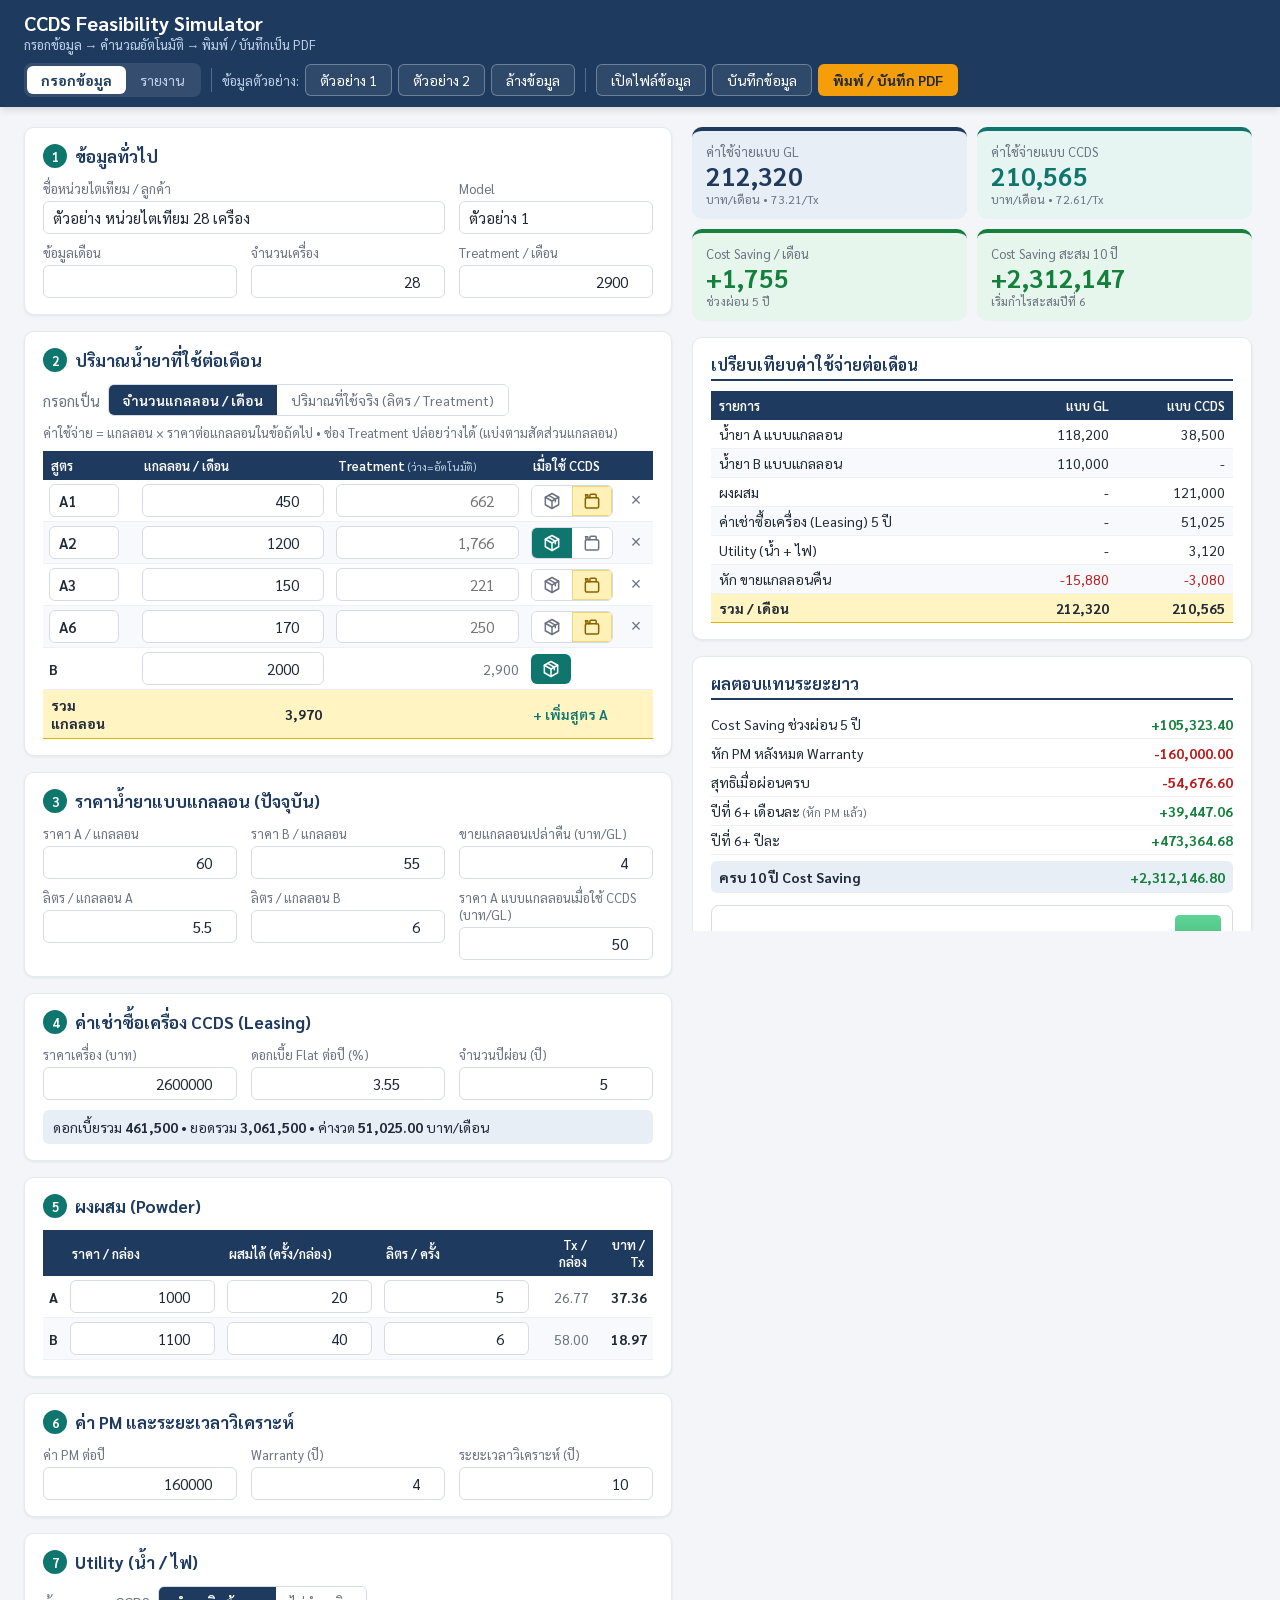
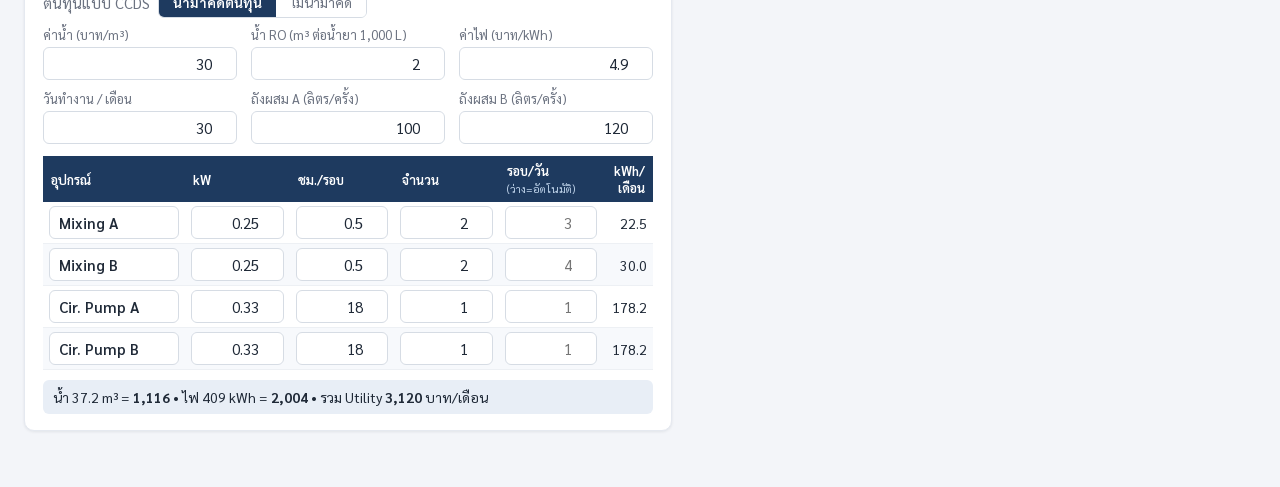
<file: src/CcdsSimulator.Web/wwwroot/CCDS_Simulator.html>
<!doctype html>
<html lang="th">
<head>
<meta charset="utf-8">
<meta name="viewport" content="width=device-width, initial-scale=1">
<title>CCDS Feasibility Simulator</title>
<link rel="preconnect" href="https://fonts.googleapis.com">
<link rel="preconnect" href="https://fonts.gstatic.com" crossorigin>
<link href="https://fonts.googleapis.com/css2?family=Sarabun:wght@400;600;700&display=swap" rel="stylesheet">
<!--CCDS_DATA-->
<style>
:root {
  --navy: #1e3a5f; --navy-l: #e8eef6; --navy-t: #bfd3ea;
  --teal: #0f766e; --teal-l: #e6f4f2;
  --green: #15803d; --green-l: #e7f6ec;
  --red: #b91c1c; --red-l: #fdecec;
  --amber: #b45309; --gold: #f59e0b;
  --text: #1f2937; --muted: #6b7280; --line: #d6dce4; --stripe: #f7f9fc;
  --bg: #f3f5f9; --card: #fff; --total: #fff4c2; --total-b: #e0b100;
  --th-bg: #eef3f9; --th-fg: #1e3a5f; --total-bg: #f1f5fb; --total-line: #1e3a5f; --track: #eef2f7; --blue: #1f5aa6;
}
* { box-sizing: border-box; }
html, body { margin: 0; }
body { font-family: "Sarabun", "Leelawadee UI", "Leelawadee", Tahoma, sans-serif; font-size: 15px; color: var(--text); background: var(--bg); }
.pos { color: var(--green); } .neg { color: var(--red); } .muted { color: var(--muted); }

/* ---------- Top bar ---------- */
.topbar { position: sticky; top: 0; z-index: 10; display: flex; flex-wrap: wrap; gap: 10px 16px; align-items: center; justify-content: space-between;
  padding: 10px 24px; background: var(--navy); color: #fff; box-shadow: 0 2px 8px rgba(0,0,0,.15); }
.brand .title { font-size: 20px; font-weight: 700; }
.brand .sub { font-size: 13px; color: var(--navy-t); }
.actions { display: flex; flex-wrap: wrap; gap: 6px; align-items: center; }
.actions .lbl { font-size: 13px; color: var(--navy-t); }
.actions .sep { width: 1px; height: 24px; background: rgba(255,255,255,.25); margin: 0 4px; }
.btn { font: inherit; font-size: 14px; cursor: pointer; border-radius: 6px; padding: 6px 14px; border: 1px solid transparent; }
.btn.ghost { background: rgba(255,255,255,.08); color: #fff; border-color: rgba(255,255,255,.3); }
.btn.ghost:hover { background: rgba(255,255,255,.18); }
.btn.primary { background: var(--gold); color: #1f2937; font-weight: 700; }
.btn.primary:hover { background: #fbbf24; }
.btn.file { position: relative; overflow: hidden; }
.btn.file input { position: absolute; inset: 0; opacity: 0; cursor: pointer; }
.tabs { display: inline-flex; background: rgba(255,255,255,.1); border-radius: 8px; padding: 3px; }
.tabs button { font: inherit; font-size: 14px; border: 0; background: none; color: var(--navy-t); padding: 5px 14px; border-radius: 6px; cursor: pointer; }
.tabs button.on { background: #fff; color: var(--navy); font-weight: 700; }
.msg { margin: 12px 24px 0; padding: 8px 12px; border-radius: 6px; background: var(--navy-l); color: var(--navy); }
.msg:empty { display: none; }

/* ---------- Edit view ---------- */
.layout { display: grid; grid-template-columns: minmax(0, 1.15fr) minmax(0, 1fr); gap: 20px; padding: 20px 24px 40px; max-width: 1500px; margin: 0 auto; }
.results { position: sticky; top: 80px; align-self: start; max-height: calc(100vh - 96px); overflow-y: auto; padding-right: 4px; }
.card { background: var(--card); border-radius: 10px; padding: 16px 18px; margin-bottom: 16px; box-shadow: 0 1px 3px rgba(16,24,40,.08); border: 1px solid #e5e9f0; overflow-x: auto; }
.card h2 { margin: 0 0 12px; font-size: 17px; color: var(--navy); display: flex; align-items: center; gap: 8px; }
.card h3 { margin: 0 0 10px; font-size: 16px; color: var(--navy); border-bottom: 2px solid var(--navy); padding-bottom: 4px; }
.num { display: inline-grid; place-items: center; width: 24px; height: 24px; border-radius: 50%; background: var(--teal); color: #fff; font-size: 13px; flex: none; }
.grid { display: grid; gap: 10px 14px; }
.g3 { grid-template-columns: repeat(3, minmax(0, 1fr)); }
.span2 { grid-column: span 2; }
label { display: flex; flex-direction: column; gap: 4px; font-size: 13px; color: var(--muted); }
label.check { flex-direction: row; align-items: center; gap: 8px; color: var(--text); font-size: 14px; }
input { font: inherit; font-size: 15px; color: var(--text); padding: 6px 9px; border: 1px solid var(--line); border-radius: 6px; background: #fff; width: 100%; }
input[type=number] { text-align: right; }
select { font: inherit; font-size: 15px; color: var(--text); padding: 6px 9px; border: 1px solid var(--line); border-radius: 6px; background: #fff; width: 100%; cursor: pointer; }
select:focus { outline: 2px solid #93c5fd; border-color: #3b82f6; }
input[type=checkbox] { width: 18px; height: 18px; }
input:focus { outline: 2px solid #93c5fd; border-color: #3b82f6; }
input:disabled { background: #f3f4f6; color: var(--muted); }
input.name { width: 70px; font-weight: 600; text-align: left; }
input.name.wide { width: 130px; }
.calc.warn { background: #fff4c2; color: #7c5a00; }
.mode-row { display: flex; flex-wrap: wrap; align-items: center; gap: 8px; margin-bottom: 8px; }
.seg.mode button { padding: 6px 14px; font-size: 14px; }
.seg.mode button.on { background: var(--navy); color: #fff; font-weight: 600; }
.mode-hint { font-size: 13px; color: var(--muted); margin-bottom: 10px; }
.calc { margin-top: 10px; padding: 8px 10px; background: var(--navy-l); border-radius: 6px; font-size: 14px; }
.mt { margin-top: 12px; }
.tbl { width: 100%; border-collapse: collapse; font-size: 14px; }
.tbl th { background: var(--navy); color: #fff; font-weight: 600; text-align: left; padding: 6px 8px; font-size: 13px; }
.tbl th small { font-weight: 400; color: var(--navy-t); }
.tbl td { padding: 4px 6px; border-bottom: 1px solid #edf0f4; }
.tbl tbody tr:nth-child(even) td { background: var(--stripe); }
.tbl tfoot td { background: var(--total); font-weight: 700; border-top: 1px solid var(--total-b); border-bottom: 1px solid var(--total-b); padding: 6px 8px; }
.tbl.compact td { padding: 5px 8px; }
.tbl .r, .tbl th.r { text-align: right; }
.tbl td input[type=number] { min-width: 80px; }
.seg { display: inline-flex; border: 1px solid var(--line); border-radius: 6px; overflow: hidden; }
.seg button { white-space: nowrap; font: inherit; font-size: 13px; border: 0; background: #fff; color: var(--muted); padding: 4px 10px; cursor: pointer; }
.seg button.on.powder { background: var(--teal); color: #fff; }
.ico { width: 20px; height: 20px; display: block; }
.seg.icons button { display: grid; place-items: center; width: 40px; height: 30px; padding: 0; }
.pill.icon-pill { display: inline-grid; place-items: center; width: 40px; height: 30px; padding: 0; border-radius: 6px; }
.seg button.on.gl { background: #fff1b8; color: #8a6100; box-shadow: inset 0 0 0 1px #f2d675; }
.pill { font-size: 13px; padding: 3px 10px; border-radius: 6px; background: var(--teal); color: #fff; white-space: nowrap; }
.x { border: 0; background: none; color: var(--muted); font-size: 18px; cursor: pointer; }
.x:hover { color: var(--red); }
.link { border: 0; background: none; color: var(--teal); font: inherit; font-weight: 600; cursor: pointer; padding: 0; }
.kpis { display: grid; grid-template-columns: 1fr 1fr; gap: 10px; margin-bottom: 16px; }
.kpi { border-radius: 10px; padding: 12px 14px; border-top: 4px solid; display: flex; flex-direction: column; }
.kpi span { font-size: 13px; color: var(--muted); }
.kpi b { font-size: 26px; line-height: 1.2; }
.kpi small { font-size: 12px; color: var(--muted); }
.kpi.navy { background: var(--navy-l); border-color: var(--navy); } .kpi.navy b { color: var(--navy); }
.kpi.teal { background: var(--teal-l); border-color: var(--teal); } .kpi.teal b { color: var(--teal); }
.kpi.pos { background: var(--green-l); border-color: var(--green); } .kpi.pos b { color: var(--green); }
.kpi.neg { background: var(--red-l); border-color: var(--red); } .kpi.neg b { color: var(--red); }
.facts { list-style: none; margin: 0 0 12px; padding: 0; }
.facts li { display: flex; justify-content: space-between; gap: 8px; padding: 5px 0; border-bottom: 1px solid #edf0f4; font-size: 14px; }
.facts li small { color: var(--muted); }
.facts li.total { background: var(--navy-l); padding: 7px 8px; border-radius: 6px; border: 0; margin-top: 6px; font-weight: 700; }
.bars { display: flex; flex-direction: column; gap: 4px; }
.bar-row { display: grid; grid-template-columns: 44px 1fr 110px; align-items: center; gap: 8px; font-size: 13px; }
.bar-row .yr { color: var(--muted); }
.bar-row .val { text-align: right; font-variant-numeric: tabular-nums; }
.track { position: relative; height: 14px; background: #f1f3f6; border-radius: 3px; }
.track::after { content: ""; position: absolute; left: 50%; top: -2px; bottom: -2px; width: 1px; background: #9ca3af; }
.fill { position: absolute; top: 0; bottom: 0; border-radius: 2px; }
.fill.pos { background: #22a05a; } .fill.pos.lease { background: #7fd1a1; }
.fill.neg { background: #e05252; } .fill.neg.lease { background: #f1a3a3; }
.panel-report { display: flex; flex-direction: column; gap: 10px; font-size: 9pt; }
.tbl-scroll { overflow-x: auto; }
.tbl-scroll .rt { min-width: 520px; }
.bars.years .bar-row, .bars.years .bar-head { grid-template-columns: 40px 1fr 84px 96px; }
.bar-head { display: grid; gap: 8px; font-size: 12px; color: var(--muted); padding-bottom: 2px; border-bottom: 1px solid #edf0f4; }
.bar-head .r { text-align: right; }
.bars.years .val.net { font-size: 12.5px; }
.bar-note { font-size: 12px; color: var(--muted); margin-top: 6px; }

@media (max-width: 1050px) {
  .layout { grid-template-columns: minmax(0, 1fr); padding: 16px; }
  .results { position: static; max-height: none; overflow: visible; }
  .topbar { padding: 10px 16px; position: static; }
}
@media (max-width: 640px) {
  .g3 { grid-template-columns: minmax(0, 1fr) minmax(0, 1fr); }
  .kpi b { font-size: 21px; }
  .bar-row { grid-template-columns: 40px 1fr 90px; }
  .bars.years .bar-row, .bars.years .bar-head { grid-template-columns: 34px 1fr 70px 82px; gap: 6px; }
  .msg { margin: 12px 16px 0; }
}

/* ---------- Report view (A4) — ชุดเดียวกับ wwwroot/css/app.css ---------- */
.report-wrap { padding: 24px 16px 48px; overflow-x: auto; }
.page {
    --navy: #1e3a5f; --navy-l: #eef3f9; --teal: #0f766e; --teal-l: #e7f5f3; --green: #15803d; --green-l: #ecf7f0;
    --red: #b91c1c; --red-l: #fdf0f0; --text: #1b2433; --muted: #66748a; --line: #e3e8ef; --stripe: #f8fafc;
    --th-bg: #eef3f9; --th-fg: #1e3a5f; --total-bg: #f1f5fb; --total-line: #1e3a5f; --track: #eef2f7; --blue: #1f5aa6;
    color-scheme: light;
    width: 210mm; min-height: 297mm; margin: 0 auto 24px; background: #fff; padding: 10mm; border-radius: 4px;
    box-shadow: 0 10px 40px rgba(15, 27, 45, .14); display: flex; flex-direction: column;
    font-size: 9pt; line-height: 1.3; color: var(--text);
}
.page .muted { color: var(--muted); }
.page .pos { color: var(--green); }
.page .neg { color: var(--red); }
.page .content { flex: 1; display: flex; flex-direction: column; gap: 4mm; }

.ph { margin-bottom: 4mm; }
.ph-top { background: var(--navy); color: #fff; padding: 4.5mm 5mm; border-radius: 2.5mm; display: flex; justify-content: space-between; gap: 4mm;
    box-shadow: inset 0 -1.2mm 0 var(--teal); }
.ph-top .t1 { font-size: 20pt; font-weight: 700; line-height: 1.1; letter-spacing: .02em; }
.ph-top .t1 small { font-size: 12pt; font-weight: 400; color: #c3d4ea; letter-spacing: 0; }
.ph-top .t2 { font-size: 12pt; font-weight: 600; margin-top: .6mm; }
.ph-top .meta { text-align: right; font-size: 9.5pt; align-self: center; }
.ph-top .meta div + div { color: #c3d4ea; font-size: 8.5pt; }
.ph-sub { margin-top: 2mm; display: inline-block; background: var(--teal-l); color: var(--teal); font-weight: 700; font-size: 9.5pt;
    padding: 1mm 3.5mm; border-radius: 999px; }
.pf { border-top: .5pt solid var(--line); padding-top: 1.6mm; margin-top: 3mm; display: flex; justify-content: space-between; font-size: 7.5pt; color: var(--muted); }

.r-kpis { display: grid; grid-template-columns: repeat(4, 1fr); gap: 3mm; }
.r-kpi { position: relative; padding: 3mm 3.2mm 3mm 4.2mm; border-radius: 2mm; border: .6pt solid var(--line); background: #fff; overflow: hidden; }
.r-kpi::before { content: ""; position: absolute; inset: 0 auto 0 0; width: 1.2mm; background: var(--k); }
.r-kpi .l { font-size: 8pt; color: var(--muted); }
.r-kpi .v { font-size: 15pt; font-weight: 700; line-height: 1.2; color: var(--k); font-variant-numeric: tabular-nums; }
.r-kpi .v small { font-size: 7.5pt; font-weight: 400; color: var(--muted); }
.r-kpi .n { font-size: 7.5pt; color: var(--muted); }
.r-kpi.navy { --k: var(--navy); }
.r-kpi.teal { --k: var(--teal); }
.r-kpi.pos { --k: var(--green); background: var(--green-l); border-color: transparent; }
.r-kpi.neg { --k: var(--red); background: var(--red-l); border-color: transparent; }

.verdict { padding: 3mm 3.6mm; border: 1.5pt solid; border-radius: 2.2mm; background: #fff; }
.verdict.pos { border-color: var(--green); color: var(--green); }
.verdict.neg { border-color: var(--red); color: var(--red); }
.verdict .h { font-weight: 700; font-size: 10pt; margin-bottom: .5mm; }

.sec { display: flex; align-items: center; gap: 2mm; font-size: 10.5pt; font-weight: 700; color: var(--navy);
    border-bottom: .6pt solid var(--line); padding-bottom: 1mm; margin-bottom: 1.8mm; }
.sec::before { content: ""; width: 1.1mm; height: 3.6mm; border-radius: .6mm; background: var(--teal); }
.cols { display: grid; gap: 5mm; }

.rt { width: 100%; border-collapse: separate; border-spacing: 0; font-size: 8.5pt; font-variant-numeric: tabular-nums; }
.rt th { background: var(--th-bg); color: var(--th-fg); font-weight: 700; font-size: 8pt; padding: 1.2mm 1.6mm; text-align: right; white-space: nowrap; }
.rt th:first-child { border-radius: 1.2mm 0 0 1.2mm; }
.rt th:last-child { border-radius: 0 1.2mm 1.2mm 0; }
.rt th.l, .rt td.l { text-align: left; }
.rt td { padding: .9mm 1.6mm; border-bottom: .5pt solid var(--line); text-align: right; }
.rt tr.sub td { background: var(--stripe); font-weight: 600; }
.rt tr.tot td { background: var(--total-bg); font-weight: 700; border-top: 1pt solid var(--total-line); border-bottom: 0; }
.rt td.neg { color: var(--red); }
.rt.small td, .rt.small th { font-size: 7.5pt; padding: .8mm 1.1mm; }
.rt .tag { display: inline-block; font-weight: 700; font-size: 7.5pt; padding: .2mm 1.6mm; border-radius: 999px; }
.rt .tag.powder { color: var(--teal); background: var(--teal-l); }
.rt .tag.gl { color: #8a6100; background: #fff1b8; }
.rt td.indent { white-space: pre; }
.rt.yt td, .rt.yt th { border-left: .5pt solid var(--line); }
.rt.yt th { border-left-color: rgba(30, 58, 95, .12); }
.rt.yt td:first-child, .rt.yt th:first-child { border-left: 0; white-space: nowrap; }
.rt.yt td.pos { color: var(--green); font-weight: 600; }
.rt.yt td.be { background: var(--green-l); font-weight: 700; }
.rt.yt th.be-h { color: var(--green); }
.rt.yt tr.cum td { font-weight: 700; }
.rt.yt td.cum { color: var(--blue); }
.saving-row { display: flex; justify-content: space-between; margin-top: 1.5mm; padding: 1.6mm 2mm; border-radius: 1.6mm; font-weight: 600; }
.saving-row.pos { background: var(--green-l); }
.saving-row.neg { background: var(--red-l); }
.saving-row b { font-weight: 700; }

.stack-l { font-weight: 700; margin-top: 1.4mm; }
.stack-l span { font-weight: 400; color: var(--muted); }
.stack { display: flex; gap: .4mm; height: 4.8mm; background: var(--track); margin-top: 1mm; border-radius: 1.2mm; overflow: hidden; }
.legend { font-size: 7.5pt; color: var(--muted); margin-top: 2mm; display: flex; flex-wrap: wrap; gap: 1mm 3mm; }
.legend i { display: inline-block; width: 7pt; height: 7pt; margin-right: 1mm; vertical-align: -1pt; border-radius: 1.5pt; }

.facts-r .f { display: flex; justify-content: space-between; align-items: center; border-bottom: .5pt solid var(--line); padding: 1.1mm 0; }
.facts-r .note { font-size: 7pt; color: var(--muted); }
.facts-r b { font-weight: 700; font-variant-numeric: tabular-nums; }
.facts-r .tot { margin-top: 1.8mm; padding: 1.8mm 2.2mm; border-radius: 1.6mm; display: flex; justify-content: space-between; align-items: center; font-weight: 700; }
.facts-r .tot.pos { background: var(--green-l); }
.facts-r .tot.neg { background: var(--red-l); }
.facts-r .tot b { font-size: 11pt; }

.ychart { border: .6pt solid var(--line); border-radius: 2mm; padding: 2.4mm; background: #fff; }
.ychart .cols-y { display: flex; }
.ychart .yc { flex: 1; padding: 0 2px; display: flex; flex-direction: column; text-align: center; }
.ychart .zone { display: flex; }
.ychart .zone.p { align-items: flex-end; }
.ychart .zone.n { align-items: flex-start; }
.ychart .zone div { width: 100%; border-radius: 1px; }
.ychart .zone.p div { border-radius: 1.2mm 1.2mm 0 0; }
.ychart .zone.n div { border-radius: 0 0 1.2mm 1.2mm; }
.ychart .zero { height: 1px; background: var(--muted); opacity: .6; }
.ychart .lab { font-size: 7pt; color: var(--muted); margin-top: .8mm; }
.ychart .val { font-size: 6.5pt; font-weight: 600; }
.ychart .cap { font-size: 7pt; color: var(--muted); margin-top: 1.4mm; }
.note-box { background: var(--navy-l); padding: 2.4mm 3mm; border-radius: 2mm; }
.foot-note { font-size: 8pt; color: var(--muted); margin-top: 1.2mm; }
.foot-note b { color: var(--navy); }

/* กราฟ/ตารางรายปีในแผงขวา (ใช้คลาสเดียวกับรายงาน แต่สีตามธีมหน้าจอ) */
.panel-report .ychart { background: var(--card); border-color: var(--line); }
.panel-report .ychart .lab, .panel-report .ychart .cap { color: var(--muted); }
.panel-report .rt td { border-color: var(--line); }
.panel-report .rt td.neg, .panel-report .neg { color: var(--red); }
.panel-report .pos { color: var(--green); }

/* ---------- Print ---------- */
@page { size: A4; margin: 0; }
@media print {
  * { -webkit-print-color-adjust: exact; print-color-adjust: exact; }
  body { background: #fff; }
  .topbar, .msg, #edit-view { display: none !important; }
  #report-view { display: block !important; }
  .report-wrap { padding: 0; overflow: visible; }
  .page { margin: 0; box-shadow: none; border-radius: 0; height: 297mm; min-height: 0; overflow: hidden; break-after: page; }
  .page:last-child { break-after: auto; }
}
</style>
</head>
<body>
<header class="topbar">
  <div class="brand">
    <div class="title">CCDS Feasibility Simulator</div>
    <div class="sub">กรอกข้อมูล → คำนวณอัตโนมัติ → พิมพ์ / บันทึกเป็น PDF</div>
  </div>
  <div class="actions">
    <div class="tabs">
      <button data-action="view" data-view="edit">กรอกข้อมูล</button>
      <button data-action="view" data-view="report">รายงาน</button>
    </div>
    <span class="sep"></span>
    <span class="lbl">ข้อมูลตัวอย่าง:</span>
    <button class="btn ghost" data-action="preset" data-preset="S1">ตัวอย่าง 1</button>
    <button class="btn ghost" data-action="preset" data-preset="S2">ตัวอย่าง 2</button>
    <button class="btn ghost" data-action="preset" data-preset="Blank">ล้างข้อมูล</button>
    <span class="sep"></span>
    <label class="btn ghost file">เปิดไฟล์ข้อมูล<input type="file" id="file-in" accept=".json,application/json"></label>
    <button class="btn ghost" data-action="save">บันทึกข้อมูล</button>
    <button class="btn primary" data-action="print">พิมพ์ / บันทึก PDF</button>
  </div>
</header>
<div class="msg" id="msg"></div>

<main id="edit-view">
  <div class="layout">
    <section id="form"></section>
    <aside class="results" id="results"></aside>
  </div>
</main>
<main id="report-view" hidden>
  <div class="report-wrap" id="report"></div>
</main>

<script>
"use strict";
/* =====================================================================
   CCDS Feasibility Simulator (HTML)
   สูตรคำนวณเดียวกับโปรแกรม C# (Services/CcdsCalculator.cs)
   ไฟล์ข้อมูล .json ใช้รูปแบบเดียวกัน เปิดสลับกันได้
   ===================================================================== */

const KIND = { MixingA: 0, MixingB: 1, Continuous: 2 };
const STORE_KEY = "ccds-simulator-input-v1";

// ---------------- ข้อมูลตั้งต้น ----------------
function build(site, model, month, machines, t, a1, a2, a3, a6, b, priceA, priceB, leasing) {
  return {
    SiteName: site, ModelName: model, Month: month, Machines: machines, TreatmentsPerMonth: t,
    ARecipes: [
      { Name: "A1", Gallons: a1, UsePowder: false },
      { Name: "A2", Gallons: a2, UsePowder: true },
      { Name: "A3", Gallons: a3, UsePowder: false },
      { Name: "A6", Gallons: a6, UsePowder: false },
    ],
    UsageMode: 0, GallonsB: b, LitersPerTreatmentB: 0,
    LiterPerGallonA: 5.5, LiterPerGallonB: 6, PricePerGallonA: priceA, PricePerGallonB: priceB, GallonSalePrice: 4,
    CcdsPricePerGallonA: 50,
    LeasingPrice: leasing, InterestRatePercent: 3.55, InstallmentYears: 5,
    PowderA: { CostPerBox: 1000, MixPerBox: 20, MixLiter: 5 },
    PowderB: { CostPerBox: 1100, MixPerBox: 40, MixLiter: 6 },
    IncludeUtility: true, WaterRate: 30, WaterM3Per1000Liter: 2, ElectricRate: 4.9, DaysPerMonth: 30, MixTankLiterA: 100, MixTankLiterB: 120,
    Equipment: [
      { Name: "Mixing A", Kind: KIND.MixingA, Kw: 0.25, Hours: 0.5, Qty: 2, RunsPerDayOverride: null },
      { Name: "Mixing B", Kind: KIND.MixingB, Kw: 0.25, Hours: 0.5, Qty: 2, RunsPerDayOverride: null },
      { Name: "Cir. Pump A", Kind: KIND.Continuous, Kw: 0.33, Hours: 18, Qty: 1, RunsPerDayOverride: null },
      { Name: "Cir. Pump B", Kind: KIND.Continuous, Kw: 0.33, Hours: 18, Qty: 1, RunsPerDayOverride: null },
    ],
    PmPerYear: 160000, WarrantyYears: 4, HorizonYears: 10,
  };
}
const PRESETS = {
  // ตัวเลขสมมติ (ตรงกับ Presets.Sample1 / Sample2 ในโปรแกรม C#)
  S1: () => build("ตัวอย่าง หน่วยไตเทียม 28 เครื่อง", "ตัวอย่าง 1", "", 28, 2900, 450, 1200, 150, 170, 2000, 60, 55, 2600000),
  S2: () => build("ตัวอย่าง หน่วยไตเทียม 36 เครื่อง", "ตัวอย่าง 2", "", 36, 3000, 700, 1100, 150, 130, 2200, 60, 55, 2700000),
  Blank: () => build("", "", "", 0, 0, 0, 0, 0, 0, 0, 60, 55, 0),
};

// ---------------- ตัวคำนวณ ----------------
const n = v => { const x = Number(v); return Number.isFinite(x) ? x : 0; };
const div = (a, b) => (b === 0 ? 0 : a / b);
const sum = (arr, f) => arr.reduce((s, x) => s + f(x), 0);
const ceil = v => Math.ceil(v - 1e-9);
// Treatment ของสูตร A: กรอกเอง หรือ (ว่าง) = แกลลอนสูตรนี้ ÷ แกลลอน A รวม × Treatment/เดือน
const hasTx = r => r.Treatments !== null && r.Treatments !== undefined && r.Treatments !== "";
const autoTx = (r, totalA, t) => div(n(r.Gallons), totalA) * t;

const MODE_LITERS = 1;
// ดอกเบี้ย Flat ต่อปี ตามจำนวนปีผ่อน (ตรงกับ Services/LeasingRates.cs) — เลือกอย่างหนึ่ง อีกอย่างเปลี่ยนตาม
const LEASING_RATES = [[1, 2.85], [2, 3.25], [3, 3.50], [4, 3.60], [5, 3.55]];
const rateFor = y => (LEASING_RATES.find(t => t[0] === y) || [])[1];
const yearsFor = r => (LEASING_RATES.find(t => Math.abs(t[1] - r) < 1e-9) || [])[0];
// ไอคอนเส้น 24×24 (ชุดเดียวกับ Components/Icon.razor)
const ICON = {
  powder: '<svg class="ico" viewBox="0 0 24 24" fill="none" stroke="currentColor" stroke-width="1.8" stroke-linecap="round" stroke-linejoin="round" aria-hidden="true"><path d="M12 3l8 4.5v9L12 21l-8-4.5v-9z"/><path d="M4 7.5l8 4.5 8-4.5"/><path d="M12 12v9"/><path d="M8 5.25l8 4.5v3"/></svg>',
  gallon: '<svg class="ico" viewBox="0 0 24 24" fill="none" stroke="currentColor" stroke-width="1.8" stroke-linecap="round" stroke-linejoin="round" aria-hidden="true"><path d="M9.5 8V5.2a1.2 1.2 0 0 1 1.2-1.2h5.1a1.2 1.2 0 0 1 1.2 1.2V8"/><path d="M5 8l-.8-3.5h2.6L7.5 8"/><rect x="4" y="8" width="16" height="12.5" rx="2"/></svg>',
};
/** โหมดลิตร/Treatment: แกลลอน = ลิตร/Tx × Treatment ÷ ลิตรต่อแกลลอน (Treatment สูตร A ที่ว่าง = 0) */
function toGallons(i) {
  if (n(i.UsageMode) !== MODE_LITERS) return i;
  const c = JSON.parse(JSON.stringify(i));
  c.ARecipes.forEach(r => {
    if (!hasTx(r)) r.Treatments = 0;
    r.Gallons = div(n(r.LitersPerTreatment) * n(r.Treatments), n(i.LiterPerGallonA));
  });
  c.GallonsB = div(n(i.LitersPerTreatmentB) * n(i.TreatmentsPerMonth), n(i.LiterPerGallonB));
  c.UsageMode = 0;
  return c;
}
const round = (v, dp) => Math.round(v * 10 ** dp) / 10 ** dp;
/** สลับโหมดการกรอก โดยแปลงค่าเดิมให้ผลคำนวณเท่าเดิม */
function switchMode(i, mode) {
  if (n(i.UsageMode) === mode) return;
  if (mode === MODE_LITERS) {
    const totalA = sum(i.ARecipes, r => n(r.Gallons));
    i.ARecipes.forEach(r => {
      const tx = hasTx(r) ? n(r.Treatments) : round(autoTx(r, totalA, n(i.TreatmentsPerMonth)), 0);
      r.Treatments = tx;
      r.LitersPerTreatment = round(div(n(r.Gallons) * n(i.LiterPerGallonA), tx), 2);
    });
    i.LitersPerTreatmentB = round(div(n(i.GallonsB) * n(i.LiterPerGallonB), n(i.TreatmentsPerMonth)), 2);
  } else {
    const g = toGallons(i);
    i.ARecipes.forEach((r, k) => { r.Gallons = round(g.ARecipes[k].Gallons, 0); });
    i.GallonsB = round(g.GallonsB, 0);
  }
  i.UsageMode = mode;
}

function calculate(input) {
  const i = toGallons(input);
  const t = n(i.TreatmentsPerMonth);
  const totalA = sum(i.ARecipes, r => n(r.Gallons));
  const glB = n(i.GallonsB);

  // 1) แบบ GL
  const aRows = i.ARecipes.map(r => ({ Name: r.Name, Gallons: n(r.Gallons), Treatments: hasTx(r) ? n(r.Treatments) : autoTx(r, totalA, t) }));
  const avgA = div(totalA, t), avgB = div(glB, t);
  const literA = avgA * n(i.LiterPerGallonA), literB = avgB * n(i.LiterPerGallonB);
  const glCostA = totalA * n(i.PricePerGallonA), glCostB = glB * n(i.PricePerGallonB);
  const totalGl = totalA + glB;
  const glSale = totalGl * n(i.GallonSalePrice);
  const glNet = glCostA + glCostB - glSale;

  // 2) Leasing (Flat)
  const years = Math.trunc(n(i.InstallmentYears));
  const interest = n(i.LeasingPrice) * n(i.InterestRatePercent) / 100 * years;
  const leasingTotal = n(i.LeasingPrice) + interest;
  const leasingMonth = div(leasingTotal, years * 12);

  // 3) ผงผสม
  const powder = (name, p, lpt) => {
    const literPerBox = n(p.MixPerBox) * n(p.MixLiter);
    const treatPerBox = div(literPerBox, lpt);
    return { Name: name, CostPerBox: n(p.CostPerBox), MixPerBox: n(p.MixPerBox), MixLiter: n(p.MixLiter),
             LiterPerBox: literPerBox, TreatmentsPerBox: treatPerBox, CostPerTreat: div(n(p.CostPerBox), treatPerBox) };
  };
  const powderA = powder("A", i.PowderA, literA), powderB = powder("B", i.PowderB, literB);

  // 4) CCDS
  const ccdsRows = i.ARecipes.map((rec, k) => {
    const tr = aRows[k].Treatments;
    return rec.UsePowder
      ? { Name: rec.Name, IsPowder: true, Gallons: 0, Treatments: tr, PricePerGallon: 0, CostPerTreat: powderA.CostPerTreat,
          CostPerMonth: tr * powderA.CostPerTreat, MixedLiters: tr * literA }
      : { Name: rec.Name, IsPowder: false, Gallons: n(rec.Gallons), Treatments: tr, PricePerGallon: n(i.CcdsPricePerGallonA),
          CostPerTreat: div(n(rec.Gallons) * n(i.CcdsPricePerGallonA), tr), CostPerMonth: n(rec.Gallons) * n(i.CcdsPricePerGallonA), MixedLiters: 0 };
  });
  ccdsRows.push({ Name: "B", IsPowder: true, Gallons: 0, Treatments: t, PricePerGallon: 0, CostPerTreat: powderB.CostPerTreat,
                  CostPerMonth: t * powderB.CostPerTreat, MixedLiters: t * literB });
  const powderCost = sum(ccdsRows.filter(r => r.IsPowder), r => r.CostPerMonth);
  const otherGlCost = sum(ccdsRows.filter(r => !r.IsPowder), r => r.CostPerMonth);
  const otherGallons = sum(ccdsRows.filter(r => !r.IsPowder), r => r.Gallons);
  const ccdsGlSale = otherGallons * n(i.GallonSalePrice);
  const litersA = sum(ccdsRows.filter(r => r.IsPowder && r.Name !== "B"), r => r.MixedLiters);
  const litersB = t * literB;
  const litersTotal = litersA + litersB;

  // 5) Utility
  const waterM3 = litersTotal * n(i.WaterM3Per1000Liter) / 1000;
  const waterCost = waterM3 * n(i.WaterRate);
  const days = Math.max(Math.trunc(n(i.DaysPerMonth)), 1);
  const autoA = ceil(div(litersA / days, n(i.MixTankLiterA)));
  const autoB = ceil(div(litersB / days, n(i.MixTankLiterB)));
  const eqRows = i.Equipment.map(e => {
    const ov = e.RunsPerDayOverride;
    const runs = (ov !== null && ov !== undefined && ov !== "") ? n(ov)
      : e.Kind === KIND.MixingA ? autoA : e.Kind === KIND.MixingB ? autoB : 1;
    const perDay = n(e.Kw) * n(e.Hours) * n(e.Qty) * runs;
    return { Name: e.Name, Kw: n(e.Kw), Hours: n(e.Hours), Qty: n(e.Qty), RunsPerDay: runs, KwhPerDay: perDay, KwhPerMonth: perDay * days };
  });
  const kwh = sum(eqRows, e => e.KwhPerMonth);
  const electricCost = kwh * n(i.ElectricRate);
  const utility = waterCost + electricCost;
  const utilityCounted = i.IncludeUtility === false ? 0 : utility;   // "ไม่นำมาคิด" = แสดงอย่างเดียว
  const ccdsNet = leasingMonth + powderCost + otherGlCost + utilityCounted - ccdsGlSale;

  // 6) ระยะยาว
  const saving = glNet - ccdsNet;
  const ny = Math.max(years, 0);
  const warranty = Math.trunc(n(i.WarrantyYears));
  const pm = n(i.PmPerYear);
  const savingLease = saving * 12 * ny;
  const pmLease = Math.max(0, ny - warranty) * pm;
  const monthAfter = saving + leasingMonth - pm / 12;
  const yearRows = [];
  let cum = 0;
  for (let y = 1; y <= Math.max(Math.trunc(n(i.HorizonYears)), 1); y++) {
    const s = saving * 12, p = y > warranty ? pm : 0, freed = y > ny ? leasingMonth * 12 : 0;
    const net = s - p + freed;
    cum += net;
    yearRows.push({ Year: y, Saving: s, Pm: p, LeasingFreed: freed, Net: net, Cumulative: cum });
  }

  // ปีคืนทุน = ปีแรกที่ยอดสะสมเป็นบวกและเป็นบวกต่อเนื่องจนจบช่วงวิเคราะห์ (ตรงกับ C#)
  let breakEven = null;
  for (let k = yearRows.length - 1; k >= 0 && yearRows[k].Cumulative > 0; k--) breakEven = yearRows[k].Year;

  return {
    Input: input, Treatments: t, ARows: aRows, TotalGallonsA: totalA, GallonsB: glB, TotalGallons: totalGl,
    AvgGallonPerTreatA: avgA, AvgGallonPerTreatB: avgB, LiterPerTreatA: literA, LiterPerTreatB: literB,
    GlCostPerTreatA: avgA * n(i.PricePerGallonA), GlCostPerTreatB: avgB * n(i.PricePerGallonB),
    GlCostMonthA: glCostA, GlCostMonthB: glCostB, GlCostMonth: glCostA + glCostB, GlSaleRevenue: glSale, GlNetMonth: glNet,
    LeasingTotalInterest: interest, LeasingTotal: leasingTotal, LeasingPerMonth: leasingMonth,
    PowderA: powderA, PowderB: powderB, CcdsRows: ccdsRows, CcdsPowderCost: powderCost, CcdsOtherGlCost: otherGlCost,
    CcdsOtherGallons: otherGallons, CcdsGlSaleRevenue: ccdsGlSale, MixedLitersA: litersA, MixedLitersB: litersB, MixedLitersTotal: litersTotal,
    WaterM3: waterM3, WaterCost: waterCost, EquipmentRows: eqRows, ElectricKwh: kwh, ElectricCost: electricCost, UtilityCost: utility, UtilityCostCounted: utilityCounted,
    CcdsNetMonth: ccdsNet, SavingPerMonth: saving, GlCostPerTreatment: div(glNet, t), CcdsCostPerTreatment: div(ccdsNet, t),
    SavingDuringLease: savingLease, PmDuringLease: pmLease, SavingDuringLeaseAfterPm: savingLease - pmLease,
    SavingPerMonthAfterLease: monthAfter, SavingPerYearAfterLease: monthAfter * 12, SavingHorizon: cum,
    Years: yearRows, BreakEvenYear: breakEven,
  };
}

// ---------------- รูปแบบตัวเลข ----------------
const fmt = dp => new Intl.NumberFormat("en-US", { minimumFractionDigits: dp, maximumFractionDigits: dp });
const F0 = fmt(0), F1 = fmt(1), F2 = fmt(2);
const fix0 = v => (Math.abs(v) < 0.5 ? 0 : v);           // ป้องกัน "-0"
const N0 = v => F0.format(fix0(v));
const N1 = v => F1.format(Math.abs(v) < 0.05 ? 0 : v);
const N2 = v => F2.format(Math.abs(v) < 0.005 ? 0 : v);
const Signed = (v, dp = 0) => { const s = dp ? N2(v) : N0(v); return (Number(s.replace(/,/g, "")) > 0 ? "+" : "") + s; };
const Pct = (part, whole) => whole === 0 ? "-" : ((part / whole >= 0 ? "+" : "") + (part / whole * 100).toFixed(1) + "%");
const cls = v => (v >= 0 ? "pos" : "neg");
const esc = s => String(s ?? "").replace(/[&<>"']/g, c => ({ "&": "&amp;", "<": "&lt;", ">": "&gt;", '"': "&quot;", "'": "&#39;" }[c]));
const dash = s => (String(s ?? "").trim() === "" ? "-" : esc(s));
const short = v => {
  const a = Math.abs(v);
  const s = a >= 1e6 ? (v / 1e6).toFixed(2) + "M" : a >= 1e3 ? (v / 1e3).toFixed(0) + "K" : v.toFixed(0);
  return v > 0 ? "+" + s : s;
};

// ---------------- สถานะ ----------------
let input = loadInitial();
let view = window.CCDS_VIEW === "report" ? "report" : "edit";

function loadInitial() {
  if (window.CCDS_INPUT) return normalize(window.CCDS_INPUT);
  try { const s = localStorage.getItem(STORE_KEY); if (s) return normalize(JSON.parse(s)); } catch (e) { /* ignore */ }
  return PRESETS.S1();
}
function normalize(o) {
  const base = PRESETS.Blank();
  const x = Object.assign(base, o || {});
  x.PowderA = Object.assign(PRESETS.Blank().PowderA, x.PowderA || {});
  x.PowderB = Object.assign(PRESETS.Blank().PowderB, x.PowderB || {});
  x.ARecipes = (Array.isArray(x.ARecipes) ? x.ARecipes : [])
    .map(r => Object.assign({ Name: "", Gallons: 0, UsePowder: false, Treatments: null, LitersPerTreatment: 0 }, r));
  x.Equipment = Array.isArray(x.Equipment) ? x.Equipment : [];
  return x;
}
function persist() { try { localStorage.setItem(STORE_KEY, JSON.stringify(input)); } catch (e) { /* ignore */ } }
function message(t) { document.getElementById("msg").textContent = t || ""; }

// ---------------- ฟอร์ม ----------------
const numIn = (path, val, extra = "") => `<input type="number" step="any" data-path="${path}" value="${val ?? ""}" ${extra}>`;
const txtIn = (path, val, cls = "") => `<input class="${cls}" data-path="${path}" value="${esc(val)}">`;
const fld = (label, inner, cls = "") => `<label class="${cls}">${label}${inner}</label>`;

function renderForm() {
  const i = input;
  const liters = n(i.UsageMode) === MODE_LITERS;
  const recipes = i.ARecipes.map((rec, k) => `
    <tr>
      <td>${txtIn(`ARecipes.${k}.Name`, rec.Name, "name")}</td>
      ${liters
        ? `<td>${numIn(`ARecipes.${k}.LitersPerTreatment`, rec.LitersPerTreatment)}</td>
           <td>${numIn(`ARecipes.${k}.Treatments`, rec.Treatments, 'placeholder="กรอก"')}</td>
           <td class="r muted" id="c-gl-${k}"></td>`
        : `<td>${numIn(`ARecipes.${k}.Gallons`, rec.Gallons)}</td>
           <td>${numIn(`ARecipes.${k}.Treatments`, rec.Treatments, `id="c-treat-${k}"`)}</td>`}
      <td><div class="seg icons">
        <button class="${rec.UsePowder ? "on powder" : ""}" title="ผงผสม" aria-label="ผงผสม" data-action="powder" data-k="${k}" data-v="1">${ICON.powder}</button>
        <button class="${!rec.UsePowder ? "on gl" : ""}" title="แกลลอน" aria-label="แกลลอน" data-action="powder" data-k="${k}" data-v="0">${ICON.gallon}</button>
      </div></td>
      <td><button class="x" title="ลบ" data-action="remove" data-k="${k}">×</button></td>
    </tr>`).join("");

  const powderRow = (name, key) => `
    <tr><td><b>${name}</b></td>
      <td>${numIn(`${key}.CostPerBox`, i[key].CostPerBox)}</td>
      <td>${numIn(`${key}.MixPerBox`, i[key].MixPerBox)}</td>
      <td>${numIn(`${key}.MixLiter`, i[key].MixLiter)}</td>
      <td class="r muted" id="c-${key}-tpb"></td>
      <td class="r"><b id="c-${key}-cpt"></b></td></tr>`;

  const equip = i.Equipment.map((e, k) => `
    <tr>
      <td>${txtIn(`Equipment.${k}.Name`, e.Name, "name wide")}</td>
      <td>${numIn(`Equipment.${k}.Kw`, e.Kw)}</td>
      <td>${numIn(`Equipment.${k}.Hours`, e.Hours)}</td>
      <td>${numIn(`Equipment.${k}.Qty`, e.Qty)}</td>
      <td>${numIn(`Equipment.${k}.RunsPerDayOverride`, e.RunsPerDayOverride, `id="c-eq-ph-${k}"`)}</td>
      <td class="r" id="c-eq-${k}"></td>
    </tr>`).join("");

  document.getElementById("form").innerHTML = `
    <div class="card"><h2><span class="num">1</span>ข้อมูลทั่วไป</h2>
      <div class="grid g3">
        ${fld("ชื่อหน่วยไตเทียม / ลูกค้า", txtIn("SiteName", i.SiteName), "span2")}
        ${fld("Model", txtIn("ModelName", i.ModelName))}
        ${fld("ข้อมูลเดือน", txtIn("Month", i.Month))}
        ${fld("จำนวนเครื่อง", numIn("Machines", i.Machines))}
        ${fld("Treatment / เดือน", numIn("TreatmentsPerMonth", i.TreatmentsPerMonth))}
      </div></div>

    <div class="card"><h2><span class="num">2</span>ปริมาณน้ำยาที่ใช้ต่อเดือน</h2>
      <div class="mode-row"><span class="muted">กรอกเป็น</span>
        <div class="seg mode">
          <button class="${!liters ? "on" : ""}" data-action="mode" data-v="0">จำนวนแกลลอน / เดือน</button>
          <button class="${liters ? "on" : ""}" data-action="mode" data-v="1">ปริมาณที่ใช้จริง (ลิตร / Treatment)</button>
        </div></div>
      <div class="mode-hint">${liters
        ? `แกลลอน / เดือน = ลิตร/Treatment × Treatment ÷ ลิตรต่อแกลลอน (A ${N1(n(i.LiterPerGallonA))} L, B ${N1(n(i.LiterPerGallonB))} L) แล้วคูณราคาต่อแกลลอนในข้อถัดไป • Treatment ของสูตร A ต้องกรอกทุกสูตร`
        : `ค่าใช้จ่าย = แกลลอน × ราคาต่อแกลลอนในข้อถัดไป • ช่อง Treatment ปล่อยว่างได้ (แบ่งตามสัดส่วนแกลลอน)`}</div>
      <table class="tbl">
        <thead><tr><th>สูตร</th>${liters
          ? `<th>ลิตร / Treatment</th><th>Treatment</th><th class="r">= แกลลอน / เดือน</th>`
          : `<th>แกลลอน / เดือน</th><th>Treatment <small>(ว่าง=อัตโนมัติ)</small></th>`}<th>เมื่อใช้ CCDS</th><th></th></tr></thead>
        <tbody>${recipes}
          <tr><td><b>B</b></td>${liters
            ? `<td>${numIn("LitersPerTreatmentB", i.LitersPerTreatmentB)}</td><td class="r muted" id="c-treat-b"></td><td class="r muted" id="c-gl-b"></td>`
            : `<td>${numIn("GallonsB", i.GallonsB)}</td><td class="r muted" id="c-treat-b"></td>`}
              <td><span class="pill icon-pill" title="ผงผสม (B ใช้ผงผสมเสมอ)">${ICON.powder}</span></td><td></td></tr>
        </tbody>
        <tfoot><tr><td>รวมแกลลอน</td>${liters ? "<td></td><td></td>" : ""}<td class="r" id="c-total-gl"></td>${liters ? "" : "<td></td>"}
          <td colspan="2"><button class="link" data-action="add">+ เพิ่มสูตร A</button></td></tr></tfoot>
      </table>
      <div class="calc warn" id="c-tx-warn" hidden></div></div>

    <div class="card"><h2><span class="num">3</span>ราคาน้ำยาแบบแกลลอน (ปัจจุบัน)</h2>
      <div class="grid g3">
        ${fld("ราคา A / แกลลอน", numIn("PricePerGallonA", i.PricePerGallonA))}
        ${fld("ราคา B / แกลลอน", numIn("PricePerGallonB", i.PricePerGallonB))}
        ${fld("ขายแกลลอนเปล่าคืน (บาท/GL)", numIn("GallonSalePrice", i.GallonSalePrice))}
        ${fld("ลิตร / แกลลอน A", numIn("LiterPerGallonA", i.LiterPerGallonA))}
        ${fld("ลิตร / แกลลอน B", numIn("LiterPerGallonB", i.LiterPerGallonB))}
        ${fld("ราคา A แบบแกลลอนเมื่อใช้ CCDS (บาท/GL)", numIn("CcdsPricePerGallonA", i.CcdsPricePerGallonA))}
      </div></div>

    <div class="card"><h2><span class="num">4</span>ค่าเช่าซื้อเครื่อง CCDS (Leasing)</h2>
      <div class="grid g3">
        ${fld("ราคาเครื่อง (บาท)", numIn("LeasingPrice", i.LeasingPrice))}
        ${fld("ดอกเบี้ย Flat ต่อปี (%)", `<input type="number" step="any" list="dl-rate" data-link="rate" id="in-rate" value="${n(i.InterestRatePercent)}">
          <datalist id="dl-rate">${LEASING_RATES.map(([, r]) => `<option value="${r.toFixed(2)}">`).join("")}</datalist>`)}
        ${fld("จำนวนปีผ่อน (ปี)", `<input type="number" step="1" min="0" list="dl-years" data-link="years" id="in-years" value="${n(i.InstallmentYears)}">
          <datalist id="dl-years">${LEASING_RATES.map(([y]) => `<option value="${y}">`).join("")}</datalist>`)}
      </div>
      <div class="calc" id="c-leasing"></div></div>

    <div class="card"><h2><span class="num">5</span>ผงผสม (Powder)</h2>
      <table class="tbl">
        <thead><tr><th></th><th>ราคา / กล่อง</th><th>ผสมได้ (ครั้ง/กล่อง)</th><th>ลิตร / ครั้ง</th><th class="r">Tx / กล่อง</th><th class="r">บาท / Tx</th></tr></thead>
        <tbody>${powderRow("A", "PowderA")}${powderRow("B", "PowderB")}</tbody>
      </table></div>

    <div class="card"><h2><span class="num">6</span>ค่า PM และระยะเวลาวิเคราะห์</h2>
      <div class="grid g3">
        ${fld("ค่า PM ต่อปี", numIn("PmPerYear", i.PmPerYear))}
        ${fld("Warranty (ปี)", numIn("WarrantyYears", i.WarrantyYears, 'step="1" min="0"'))}
        ${fld("ระยะเวลาวิเคราะห์ (ปี)", numIn("HorizonYears", i.HorizonYears, 'step="1" min="1" max="30"'))}
      </div></div>

    <div class="card"><h2><span class="num">7</span>Utility (น้ำ / ไฟ)</h2>
      <div class="mode-row"><span class="muted">ต้นทุนแบบ CCDS</span>
        <div class="seg mode">
          <button class="${i.IncludeUtility !== false ? "on" : ""}" data-action="utility" data-v="1">นำมาคิดต้นทุน</button>
          <button class="${i.IncludeUtility === false ? "on" : ""}" data-action="utility" data-v="0">ไม่นำมาคิด</button>
        </div></div>
      ${i.IncludeUtility === false ? '<div class="mode-hint">ค่าน้ำและค่าไฟด้านล่างคำนวณให้ดูเท่านั้น ไม่รวมในค่าใช้จ่ายแบบ CCDS</div>' : ""}
      <div class="grid g3">
        ${fld("ค่าน้ำ (บาท/m³)", numIn("WaterRate", i.WaterRate))}
        ${fld("น้ำ RO (m³ ต่อน้ำยา 1,000 L)", numIn("WaterM3Per1000Liter", i.WaterM3Per1000Liter))}
        ${fld("ค่าไฟ (บาท/kWh)", numIn("ElectricRate", i.ElectricRate))}
        ${fld("วันทำงาน / เดือน", numIn("DaysPerMonth", i.DaysPerMonth, 'step="1" min="1"'))}
        ${fld("ถังผสม A (ลิตร/ครั้ง)", numIn("MixTankLiterA", i.MixTankLiterA))}
        ${fld("ถังผสม B (ลิตร/ครั้ง)", numIn("MixTankLiterB", i.MixTankLiterB))}
      </div>
      <table class="tbl mt">
        <thead><tr><th>อุปกรณ์</th><th>kW</th><th>ชม./รอบ</th><th>จำนวน</th><th>รอบ/วัน <small>(ว่าง=อัตโนมัติ)</small></th><th class="r">kWh/เดือน</th></tr></thead>
        <tbody>${equip}</tbody>
      </table>
      <div class="calc" id="c-utility"></div></div>`;
}

function setText(id, html) { const el = document.getElementById(id); if (el) el.innerHTML = html; }

function updateFormCalcs(r) {
  r.ARows.forEach((a, k) => setText(`c-gl-${k}`, N0(a.Gallons)));
  setText("c-gl-b", N0(r.GallonsB));
  const totalA = sum(input.ARecipes, x => n(x.Gallons));
  input.ARecipes.forEach((rec, k) => {
    const el = document.getElementById(`c-treat-${k}`);
    if (el) el.placeholder = N0(autoTx(rec, totalA, n(input.TreatmentsPerMonth)));
  });
  const sumA = sum(r.ARows, a => a.Treatments), warn = document.getElementById("c-tx-warn");
  if (warn) {
    warn.hidden = Math.abs(sumA - r.Treatments) < 0.5;
    warn.innerHTML = `Treatment สูตร A รวม <b>${N0(sumA)}</b> ไม่เท่ากับ Treatment / เดือนในข้อ 1 (<b>${N0(r.Treatments)}</b>) — โปรแกรมยังคำนวณต่อได้ แต่ควรตรวจตัวเลขอีกครั้ง`;
  }
  setText("c-treat-b", N0(r.Treatments));
  setText("c-total-gl", N0(r.TotalGallons));
  setText("c-leasing", `ดอกเบี้ยรวม <b>${N0(r.LeasingTotalInterest)}</b> • ยอดรวม <b>${N0(r.LeasingTotal)}</b> • ค่างวด <b>${N2(r.LeasingPerMonth)}</b> บาท/เดือน`);
  setText("c-PowderA-tpb", N2(r.PowderA.TreatmentsPerBox)); setText("c-PowderA-cpt", N2(r.PowderA.CostPerTreat));
  setText("c-PowderB-tpb", N2(r.PowderB.TreatmentsPerBox)); setText("c-PowderB-cpt", N2(r.PowderB.CostPerTreat));
  r.EquipmentRows.forEach((e, k) => {
    setText(`c-eq-${k}`, N1(e.KwhPerMonth));
    const ph = document.getElementById(`c-eq-ph-${k}`); if (ph) ph.placeholder = String(e.RunsPerDay);
  });
  setText("c-utility", `น้ำ ${N1(r.WaterM3)} m³ = <b>${N0(r.WaterCost)}</b> • ไฟ ${N0(r.ElectricKwh)} kWh = <b>${N0(r.ElectricCost)}</b> • รวม Utility <b>${N0(r.UtilityCost)}</b> บาท/เดือน${r.Input.IncludeUtility === false ? " (ไม่นำมาคิดในต้นทุน)" : ""}`);
}

// ---------------- แผงผลลัพธ์ ----------------
function renderResults(r) {
  const i = r.Input;

  document.getElementById("results").innerHTML = `
    <div class="kpis">
      <div class="kpi navy"><span>ค่าใช้จ่ายแบบ GL</span><b>${N0(r.GlNetMonth)}</b><small>บาท/เดือน • ${N2(r.GlCostPerTreatment)}/Tx</small></div>
      <div class="kpi teal"><span>ค่าใช้จ่ายแบบ CCDS</span><b>${N0(r.CcdsNetMonth)}</b><small>บาท/เดือน • ${N2(r.CcdsCostPerTreatment)}/Tx</small></div>
      <div class="kpi ${cls(r.SavingPerMonth)}"><span>Cost Saving / เดือน</span><b>${Signed(r.SavingPerMonth)}</b><small>ช่วงผ่อน ${esc(i.InstallmentYears)} ปี</small></div>
      <div class="kpi ${cls(r.SavingHorizon)}"><span>Cost Saving สะสม ${esc(i.HorizonYears)} ปี</span><b>${Signed(r.SavingHorizon)}</b>
        <small>${r.BreakEvenYear ? "เริ่มกำไรสะสมปีที่ " + r.BreakEvenYear : "ยังไม่คืนทุน"}</small></div>
    </div>
    <div class="card"><h3>เปรียบเทียบค่าใช้จ่ายต่อเดือน</h3>
      <table class="tbl compact">
        <thead><tr><th>รายการ</th><th class="r">แบบ GL</th><th class="r">แบบ CCDS</th></tr></thead>
        <tbody>
          <tr><td>น้ำยา A แบบแกลลอน</td><td class="r">${N0(r.GlCostMonthA)}</td><td class="r">${N0(r.CcdsOtherGlCost)}</td></tr>
          <tr><td>น้ำยา B แบบแกลลอน</td><td class="r">${N0(r.GlCostMonthB)}</td><td class="r">-</td></tr>
          <tr><td>ผงผสม</td><td class="r">-</td><td class="r">${N0(r.CcdsPowderCost)}</td></tr>
          <tr><td>ค่าเช่าซื้อเครื่อง (Leasing) ${esc(i.InstallmentYears)} ปี</td><td class="r">-</td><td class="r">${N0(r.LeasingPerMonth)}</td></tr>
          ${i.IncludeUtility === false ? "" : `<tr><td>Utility (น้ำ + ไฟ)</td><td class="r">-</td><td class="r">${N0(r.UtilityCost)}</td></tr>`}
          <tr><td>หัก ขายแกลลอนคืน</td><td class="r neg">${N0(-r.GlSaleRevenue)}</td><td class="r neg">${N0(-r.CcdsGlSaleRevenue)}</td></tr>
        </tbody>
        <tfoot><tr><td>รวม / เดือน</td><td class="r">${N0(r.GlNetMonth)}</td><td class="r">${N0(r.CcdsNetMonth)}</td></tr></tfoot>
      </table></div>
    <div class="card"><h3>ผลตอบแทนระยะยาว</h3>
      <ul class="facts">
        <li><span>Cost Saving ช่วงผ่อน ${esc(i.InstallmentYears)} ปี</span><b class="${cls(r.SavingDuringLease)}">${Signed(r.SavingDuringLease, 2)}</b></li>
        <li><span>หัก PM หลังหมด Warranty</span><b class="neg">${Signed(-r.PmDuringLease, 2)}</b></li>
        <li><span>สุทธิเมื่อผ่อนครบ</span><b class="${cls(r.SavingDuringLeaseAfterPm)}">${Signed(r.SavingDuringLeaseAfterPm, 2)}</b></li>
        <li><span>ปีที่ ${n(i.InstallmentYears) + 1}+ เดือนละ <small>(หัก PM แล้ว)</small></span><b class="${cls(r.SavingPerMonthAfterLease)}">${Signed(r.SavingPerMonthAfterLease, 2)}</b></li>
        <li><span>ปีที่ ${n(i.InstallmentYears) + 1}+ ปีละ</span><b class="${cls(r.SavingPerYearAfterLease)}">${Signed(r.SavingPerYearAfterLease, 2)}</b></li>
        <li class="total"><span>ครบ ${esc(i.HorizonYears)} ปี Cost Saving</span><b class="${cls(r.SavingHorizon)}">${Signed(r.SavingHorizon, 2)}</b></li>
      </ul>
      <div class="panel-report">${yearChart(r)}<div class="tbl-scroll">${yearTable(r)}</div></div></div>`;
}

// =====================================================================
// รายงาน (หน้าตาเหมือน PDF)
// =====================================================================
function pageShell(r, subtitle, body, pageNo, pageCount) {
  const i = r.Input;
  const now = new Date().toLocaleString("th-TH", { day: "numeric", month: "short", year: "numeric", hour: "2-digit", minute: "2-digit" });
  return `<section class="page">
    <div class="ph">
      <div class="ph-top">
        <div>
          <div class="t1">CCDS${String(i.ModelName || "").trim() ? ` <small>(${esc(i.ModelName)} Model)</small>` : ""}</div>
          <div class="t2">${dash(i.SiteName)}</div>
        </div>
        <div class="meta">
          <div>${N0(n(i.Machines))} เครื่อง • ${N0(n(i.TreatmentsPerMonth))} Treatment/เดือน</div>
          <div>ผ่อน ${esc(i.InstallmentYears)} ปี @ ${+n(i.InterestRatePercent).toFixed(2)}%</div>
        </div>
      </div>
      ${subtitle ? `<div class="ph-sub">${subtitle}</div>` : ""}
    </div>
    <div class="content">${body}</div>
    <div class="pf"><span>จัดทำเมื่อ ${now}</span><span>หน้า ${pageNo} / ${pageCount}</span></div>
  </section>`;
}

const rKpi = (label, value, unit, note, kind) =>
  `<div class="r-kpi ${kind}"><div class="l">${label}</div><div class="v">${value} <small>${unit}</small></div><div class="n">${note}</div></div>`;
const sec = t => `<div class="sec">${t}</div>`;
const td = (v, extra = "") => {
  const neg = typeof v === "string" && v.startsWith("-") && v.length > 1;
  return `<td class="${extra}${neg ? " neg" : ""}">${v}</td>`;
};
const powderNames = r => r.CcdsRows.filter(x => x.IsPowder).map(x => esc(x.Name)).join(" & ");
const glNames = r => { const a = r.CcdsRows.filter(x => !x.IsPowder).map(x => esc(x.Name)); return a.length ? a.join(", ") : "น้ำยา A"; };

function kv(items, total) {
  return `<table class="rt"><tbody>${items.map(([a, b]) => `<tr>${td(a, "l")}${td(b)}</tr>`).join("")}
    <tr class="tot">${td(total[0], "l")}${td(total[1])}</tr></tbody></table>`;
}

function compareTable(r) {
  const inc = r.Input.IncludeUtility !== false;
  const rows = [
    ["น้ำยา A แบบแกลลอน", r.GlCostMonthA, r.CcdsOtherGlCost],
    ["น้ำยา B แบบแกลลอน", r.GlCostMonthB, null],
    ["ผงผสม " + powderNames(r), null, r.CcdsPowderCost],
    [`ค่าเช่าซื้อเครื่อง (Leasing) ${esc(r.Input.InstallmentYears)} ปี`, null, r.LeasingPerMonth],
    ...(inc ? [["ค่าน้ำ (RO)", null, r.WaterCost], ["ค่าไฟฟ้า", null, r.ElectricCost]] : []),   // "ไม่นำมาคิด" = ไม่แสดงแถว
    ["หัก ขายแกลลอนเปล่าคืน", -r.GlSaleRevenue, -r.CcdsGlSaleRevenue],
  ];
  return `<table class="rt">
    <thead><tr><th class="l">รายการ</th><th>แบบ GL</th><th>แบบ CCDS</th></tr></thead>
    <tbody>${rows.map(([l, g, c]) => `<tr>${td(l, "l")}${td(g === null ? "-" : N0(g))}${td(c === null ? "-" : N0(c))}</tr>`).join("")}
      <tr class="tot">${td("รวมค่าใช้จ่าย/เดือน", "l")}${td(N0(r.GlNetMonth))}${td(N0(r.CcdsNetMonth))}</tr>
      <tr>${td("ต้นทุนต่อ Treatment", "l")}${td(N2(r.GlCostPerTreatment))}${td(N2(r.CcdsCostPerTreatment))}</tr>
    </tbody></table>
    <div class="saving-row ${cls(r.SavingPerMonth)}"><span>Cost Saving / เดือน (GL − CCDS)</span><b class="${cls(r.SavingPerMonth)}">${Signed(r.SavingPerMonth)} บาท</b></div>`;
}

function compareBars(r) {
  const gl = [["น้ำยา A (GL)", r.GlCostMonthA, "#3B6EA5"], ["น้ำยา B (GL)", r.GlCostMonthB, "#7FA7D1"]];
  const cc = [["Leasing", r.LeasingPerMonth, "#0F766E"], ["ผงผสม", r.CcdsPowderCost, "#14B8A6"],
              ["A แบบ GL", r.CcdsOtherGlCost, "#99D5CC"], ...(r.Input.IncludeUtility === false ? [] : [["Utility", r.UtilityCost, "#F59E0B"]])];
  const tGl = sum(gl, x => x[1]), tCc = sum(cc, x => x[1]);
  const max = Math.max(tGl, tCc) || 1;
  const stack = parts => `<div class="stack">${parts.filter(p => p[1] > 0).map(p => `<div style="width:${p[1] / max * 100}%;background:${p[2]}"></div>`).join("")}</div>`;
  return `
    <div class="stack-l">แบบ GL <span>&nbsp; ${N0(tGl)}</span></div>${stack(gl)}
    <div class="stack-l" style="margin-top:3mm">แบบ CCDS <span>&nbsp; ${N0(tCc)}</span></div>${stack(cc)}
    <div class="legend">${gl.concat(cc).map(p => `<span><i style="background:${p[2]}"></i>${p[0]}</span>`).join("")}</div>
    <div class="legend">* ยอดก่อนหักรายได้ขายแกลลอนเปล่าคืน</div>`;
}

function longTermFacts(r) {
  const i = r.Input, ny = n(i.InstallmentYears);
  const items = [
    [`Cost Saving ช่วงผ่อน ${ny} ปี`, r.SavingDuringLease, ""],
    [`หัก ค่า PM หลังหมด Warranty ${esc(i.WarrantyYears)} ปี`, -r.PmDuringLease, `PM ปีละ ${N0(n(i.PmPerYear))}`],
    [`สุทธิเมื่อผ่อนครบ ${ny} ปี`, r.SavingDuringLeaseAfterPm, ""],
    [`ปีที่ ${ny + 1} เป็นต้นไป / เดือน`, r.SavingPerMonthAfterLease, "หัก PM ต่อเดือนแล้ว"],
    [`ปีที่ ${ny + 1} เป็นต้นไป / ปี`, r.SavingPerYearAfterLease, ""],
  ];
  return `<div class="facts-r">${items.map(([l, v, note]) =>
      `<div class="f"><div>${l}${note ? `<div class="note">${note}</div>` : ""}</div><b class="${cls(v)}">${Signed(v, 2)}</b></div>`).join("")}
    <div class="tot ${cls(r.SavingHorizon)}"><span>ครบ ${esc(i.HorizonYears)} ปี Cost Saving</span><b class="${cls(r.SavingHorizon)}">${Signed(r.SavingHorizon, 2)}</b></div></div>`;
}

function yearChart(r) {
  const H = 110;
  const maxPos = Math.max(0, ...r.Years.map(y => y.Cumulative));
  const maxNeg = Math.max(0, ...r.Years.map(y => -y.Cumulative));
  const span = (maxPos + maxNeg) || 1;
  const hPos = maxPos / span * H, hNeg = H - hPos;
  const ny = n(r.Input.InstallmentYears);
  const cols = r.Years.map(y => {
    const bar = Math.max(Math.abs(y.Cumulative) / span * H, 0.8);
    const lease = y.Year <= ny;
    // ไล่สี: ปลายแท่งอ่อน → ฐานเข้ม (ช่วงผ่อนเครื่องใช้โทนอ่อนกว่า) — ตรงกับ YearChart.razor
    const color = y.Cumulative >= 0
      ? (lease ? "linear-gradient(180deg,#a7e3c0,#4cb97a)" : "linear-gradient(180deg,#5fd496,#15803d)")
      : (lease ? "linear-gradient(0deg,#f9c2c2,#ef7b7b)" : "linear-gradient(0deg,#f59a9a,#c62828)");
    return `<div class="yc">
      ${hPos > 0.5 ? `<div class="zone p" style="height:${hPos}px">${y.Cumulative > 0 ? `<div style="height:${bar}px;background:${color}"></div>` : ""}</div>` : ""}
      <div class="zero"></div>
      ${hNeg > 0.5 ? `<div class="zone n" style="height:${hNeg}px">${y.Cumulative < 0 ? `<div style="height:${bar}px;background:${color}"></div>` : ""}</div>` : ""}
      <div class="lab">ปี ${y.Year}</div><div class="val ${cls(y.Cumulative)}">${short(y.Cumulative)}</div></div>`;
  }).join("");
  return `<div class="ychart"><div class="cols-y">${cols}</div>
    <div class="cap">แท่ง = ยอดสะสม • สีอ่อน = ช่วงผ่อนชำระ, สีเข้ม = หลังผ่อนครบ • M = ล้านบาท, K = พันบาท</div></div>`;
}

function yearTable(r) {
  // ตรงกับ YearTable.razor: สุทธิรายปีตั้งแต่ปีคืนทุน = เขียว (ปีที่เริ่มคืนทุนมีพื้นเขียวอ่อน), สะสม = น้ำเงิน
  const be = r.BreakEvenYear;
  const lines = [["saving", "Saving ค่าใช้จ่าย", y => y.Saving], ["pm", "หัก ค่า PM", y => -y.Pm],
                 ["freed", "ไม่ต้องจ่าย Leasing", y => y.LeasingFreed], ["net", "สุทธิรายปี", y => y.Net], ["cum", "สะสม", y => y.Cumulative]];
  const cellCls = (key, y, v) => v <= -0.5 ? "neg"
    : key === "net" && be && y.Year >= be && v >= 0.5 ? (y.Year === be ? "pos be" : "pos")
    : key === "cum" && v >= 0.5 ? "cum" : "";
  return `<table class="rt small yt">
    <thead><tr><th class="l">บาท</th>${r.Years.map(y => `<th class="${y.Year === be ? "be-h" : ""}">ปี ${y.Year}</th>`).join("")}</tr></thead>
    <tbody>${lines.map(([key, label, f]) => `<tr class="${key}"><td class="l">${label}</td>${r.Years.map(y => {
      const v = f(y); return `<td class="${cellCls(key, y, v)}">${Math.abs(v) < 0.5 ? "-" : N0(v)}</td>`; }).join("")}</tr>`).join("")}
    </tbody></table>`;
}

function glTable(r) {
  const i = r.Input;
  return `<table class="rt">
    <thead><tr><th class="l">สูตร</th><th>แกลลอน</th><th>Treatment</th><th>GL / Tx</th><th>ลิตร / Tx</th><th>ราคา / GL</th><th>บาท / Tx</th><th>บาท / เดือน</th></tr></thead>
    <tbody>
      ${r.ARows.map(a => {
        const gpt = div(a.Gallons, a.Treatments), pa = n(i.PricePerGallonA);
        return `<tr>${td(esc(a.Name), "l")}${td(N0(a.Gallons))}${td(N0(a.Treatments))}${td(N2(gpt))}${td(N2(gpt * n(i.LiterPerGallonA)))}${td(N2(pa))}${td(N2(gpt * pa))}${td(N0(a.Gallons * pa))}</tr>`;
      }).join("")}
      <tr class="sub">${td("รวม A", "l")}${td(N0(r.TotalGallonsA))}${td(N0(r.Treatments))}${td(N2(r.AvgGallonPerTreatA))}${td(N2(r.LiterPerTreatA))}${td(N2(n(i.PricePerGallonA)))}${td(N2(r.GlCostPerTreatA))}${td(N0(r.GlCostMonthA))}</tr>
      <tr class="sub">${td("B", "l")}${td(N0(r.GallonsB))}${td(N0(r.Treatments))}${td(N2(r.AvgGallonPerTreatB))}${td(N2(r.LiterPerTreatB))}${td(N2(n(i.PricePerGallonB)))}${td(N2(r.GlCostPerTreatB))}${td(N0(r.GlCostMonthB))}</tr>
      <tr class="tot">${td("รวม", "l")}${td(N0(r.TotalGallons))}<td></td><td></td><td></td><td></td>${td(N2(r.GlCostPerTreatA + r.GlCostPerTreatB))}${td(N0(r.GlCostMonth))}</tr>
    </tbody></table>`;
}

function ccdsTable(r) {
  return `<table class="rt">
    <thead><tr><th class="l">สูตร</th><th class="l">ใช้</th><th>แกลลอน</th><th>Treatment</th><th>ราคา / GL</th><th>บาท / Tx</th><th>บาท / เดือน</th><th>ลิตรผสม</th></tr></thead>
    <tbody>
      ${r.CcdsRows.map(x => `<tr>${td(esc(x.Name), "l")}<td class="l"><span class="tag ${x.IsPowder ? "powder" : "gl"}">${x.IsPowder ? "ผงผสม" : "แกลลอน"}</span></td>
        ${td(x.IsPowder ? "-" : N0(x.Gallons))}${td(N0(x.Treatments))}${td(x.IsPowder ? "-" : N2(x.PricePerGallon))}${td(N2(x.CostPerTreat))}${td(N0(x.CostPerMonth))}${td(x.IsPowder ? N0(x.MixedLiters) : "-")}</tr>`).join("")}
      <tr class="tot">${td("รวม", "l")}<td></td>${td(N0(r.CcdsOtherGallons))}${td(N0(r.Treatments))}<td></td><td></td>${td(N0(r.CcdsPowderCost + r.CcdsOtherGlCost))}${td(N0(r.MixedLitersTotal))}</tr>
    </tbody></table>`;
}

function utilityTables(r) {
  const i = r.Input;
  return `<table class="rt">
      <thead><tr><th class="l">Utility</th><th>บาท / หน่วย</th><th>ใช้ / เดือน</th><th>บาท / เดือน</th></tr></thead>
      <tbody>
        <tr>${td("ค่าน้ำ (m³)", "l")}${td(N2(n(i.WaterRate)))}${td(N1(r.WaterM3))}${td(N0(r.WaterCost))}</tr>
        <tr>${td("ค่าไฟฟ้า (kWh)", "l")}${td(N2(n(i.ElectricRate)))}${td(N0(r.ElectricKwh))}${td(N0(r.ElectricCost))}</tr>
        <tr class="tot"><td class="l" colspan="3">รวม Utility / เดือน</td>${td(N0(r.UtilityCost))}</tr>
      </tbody></table>
    <div class="foot-note" style="font-size:7pt">น้ำ = ลิตรผสม ${N0(r.MixedLitersTotal)} × ${N2(n(i.WaterM3Per1000Liter))} m³ / 1,000 ลิตร</div>
    <table class="rt small" style="margin-top:1.5mm">
      <thead><tr><th class="l">อุปกรณ์</th><th>kW</th><th>ชม./รอบ</th><th>จำนวน</th><th>รอบ/วัน</th><th>kWh/วัน</th><th>kWh/เดือน</th></tr></thead>
      <tbody>${r.EquipmentRows.map(e => `<tr>${td(esc(e.Name), "l")}${td(N2(e.Kw))}${td(N1(e.Hours))}${td(N0(e.Qty))}${td(N0(e.RunsPerDay))}${td(N2(e.KwhPerDay))}${td(N1(e.KwhPerMonth))}</tr>`).join("")}
        <tr class="tot"><td class="l" colspan="6">รวม kWh / เดือน (${Math.max(Math.trunc(n(i.DaysPerMonth)), 1)} วัน)</td>${td(N0(r.ElectricKwh))}</tr>
      </tbody></table>`;
}

function summaryPage(r) {
  const i = r.Input, ny = n(i.InstallmentYears);
  return `
    <div class="r-kpis">
      ${rKpi("ค่าใช้จ่ายแบบ GL (ปัจจุบัน)", N0(r.GlNetMonth), "บาท/เดือน", `${N2(r.GlCostPerTreatment)} บาท/Treatment`, "navy")}
      ${rKpi("ค่าใช้จ่ายแบบ CCDS", N0(r.CcdsNetMonth), "บาท/เดือน", `${N2(r.CcdsCostPerTreatment)} บาท/Treatment`, "teal")}
      ${rKpi("Cost Saving ช่วงผ่อน", Signed(r.SavingPerMonth), "บาท/เดือน", `${Pct(r.SavingPerMonth, r.GlNetMonth)} ของค่าใช้จ่ายเดิม`, cls(r.SavingPerMonth))}
      ${rKpi(`Cost Saving สะสม ${esc(i.HorizonYears)} ปี`, Signed(r.SavingHorizon), "บาท",
             r.BreakEvenYear ? `คืนทุน/เริ่มกำไรสะสมปีที่ ${r.BreakEvenYear}` : "ยังไม่คืนทุนในช่วงที่วิเคราะห์", cls(r.SavingHorizon))}
    </div>
    <div class="verdict ${cls(r.SavingHorizon)}">
      <div class="h">ข้อสรุป</div>
      <div style="color:var(--text)">ช่วงผ่อนชำระ ${ny} ปีแรก ระบบ CCDS <b>${r.SavingPerMonth >= 0 ? "ประหยัดกว่า" : "มีค่าใช้จ่ายสูงกว่า"}</b>
        แบบ GL เดือนละ ${N0(Math.abs(r.SavingPerMonth))} บาท • เมื่อผ่อนครบจะเริ่ม${r.SavingPerMonthAfterLease >= 0 ? "ประหยัด" : "ขาดทุน"}ปีที่ ${ny + 1}
        <b>เดือนละ ${N2(Math.abs(r.SavingPerMonthAfterLease))} บาท</b> (หักค่า PM แล้ว) •
        ครบ ${esc(i.HorizonYears)} ปี Cost Saving สุทธิ <b class="${cls(r.SavingHorizon)}">${Signed(r.SavingHorizon, 2)} บาท</b></div>
    </div>
    <div class="cols" style="grid-template-columns: 11fr 9fr">
      <div>${sec("เปรียบเทียบค่าใช้จ่ายต่อเดือน")}${compareTable(r)}</div>
      <div>${sec("สัดส่วนค่าใช้จ่าย (บาท/เดือน)")}${compareBars(r)}</div>
    </div>
    <div>
      ${sec(`ผลตอบแทนระยะยาว ${esc(i.HorizonYears)} ปี (Cost Saving สะสม)`)}
      <div class="cols" style="grid-template-columns: 9fr 11fr">${longTermFacts(r)}${yearChart(r)}</div>
      <div style="margin-top:2mm">${yearTable(r)}</div>
    </div>
    `;
}

function detailPage(r) {
  const i = r.Input;
  const inc = i.IncludeUtility !== false;   // "ไม่นำมาคิด" = ไม่แสดงหัวข้อค่า Utility
  const pa = r.PowderA, pb = r.PowderB;
  return `
    <div>${sec(`1. ปริมาณน้ำยาและค่าใช้จ่ายแบบแกลลอน (GL) — ${N0(r.Treatments)} Treatment/เดือน`)}${glTable(r)}
      ${n(i.UsageMode) === MODE_LITERS ? `<div class="foot-note">แกลลอนคำนวณจากปริมาณที่ใช้จริง: ลิตร/Treatment × Treatment ÷ ลิตรต่อแกลลอน (A ${N1(n(i.LiterPerGallonA))} L, B ${N1(n(i.LiterPerGallonB))} L)</div>` : ""}
      <div class="foot-note">ขายแกลลอนเปล่าคืน ${N0(r.TotalGallons)} GL × ${N2(n(i.GallonSalePrice))} = ${N0(r.GlSaleRevenue)} บาท →
        <b>ค่าใช้จ่ายสุทธิแบบ GL ${N0(r.GlNetMonth)} บาท/เดือน</b></div></div>
    <div class="cols" style="grid-template-columns: 1fr 1fr">
      <div>${sec(`2. ค่าเช่าซื้อเครื่อง CCDS (${N0(n(i.Machines))} เครื่อง)`)}
        ${kv([["ราคาเครื่อง", N0(n(i.LeasingPrice))], ["ดอกเบี้ย (Flat) / ปี", `${+n(i.InterestRatePercent).toFixed(2)}%`],
              ["จำนวนปีผ่อน", `${esc(i.InstallmentYears)} ปี (${n(i.InstallmentYears) * 12} งวด)`],
              ["ดอกเบี้ยรวม", N0(r.LeasingTotalInterest)], ["ยอดรวมทั้งสิ้น", N0(r.LeasingTotal)]],
             ["ค่างวด / เดือน", N2(r.LeasingPerMonth)])}</div>
      <div>${sec("3. ต้นทุนผงผสมต่อ Treatment")}
        <table class="rt"><thead><tr><th class="l">รายการ</th><th>ผง A</th><th>ผง B</th></tr></thead><tbody>
          <tr>${td("ราคา / กล่อง", "l")}${td(N2(pa.CostPerBox))}${td(N2(pb.CostPerBox))}</tr>
          <tr>${td("ผสมได้ (ครั้ง/กล่อง)", "l")}${td(N0(pa.MixPerBox))}${td(N0(pb.MixPerBox))}</tr>
          <tr>${td("ลิตร / ครั้งผสม", "l")}${td(N2(pa.MixLiter))}${td(N2(pb.MixLiter))}</tr>
          <tr>${td("ลิตร / กล่อง", "l")}${td(N0(pa.LiterPerBox))}${td(N0(pb.LiterPerBox))}</tr>
          <tr>${td("ลิตร / Treatment", "l")}${td(N2(r.LiterPerTreatA))}${td(N2(r.LiterPerTreatB))}</tr>
          <tr>${td("Treatment / กล่อง", "l")}${td(N2(pa.TreatmentsPerBox))}${td(N2(pb.TreatmentsPerBox))}</tr>
          <tr class="tot">${td("ต้นทุน / Treatment", "l")}${td(N2(pa.CostPerTreat))}${td(N2(pb.CostPerTreat))}</tr>
        </tbody></table></div>
    </div>
    <div>${sec("4. ค่าน้ำยาเมื่อใช้ระบบ CCDS (ผงผสม + สูตรที่ยังใช้แกลลอน)")}${ccdsTable(r)}</div>
    <div class="cols" style="grid-template-columns: ${inc ? "11fr 8fr" : "1fr 1fr"}">
      ${inc ? `<div>${sec("5. ค่า Utility")}${utilityTables(r)}</div>` : ""}
      <div>${sec(`${inc ? 6 : 5}. ค่าใช้จ่ายระบบ CCDS (${N0(r.Treatments)} Tx/เดือน)`)}
        ${kv([[`Leasing ${esc(i.InstallmentYears)} ปี`, N0(r.LeasingPerMonth)], ["ผงผสม " + powderNames(r), N0(r.CcdsPowderCost)],
              [glNames(r) + " แบบ GL", N0(r.CcdsOtherGlCost)], ...(inc ? [["Utility (น้ำ + ไฟ)", N0(r.UtilityCost)]] : []),
              ["หัก ขายแกลลอนคืน", N0(-r.CcdsGlSaleRevenue)]], ["รวม / เดือน", N0(r.CcdsNetMonth)])}</div>
    </div>`;
}

function renderReport(r) {
  const html = pageShell(r, "", summaryPage(r), 1, 2)
             + pageShell(r, "รายละเอียดการคำนวณ", detailPage(r), 2, 2);
  document.getElementById("report").innerHTML = html;
}

// =====================================================================
// ควบคุมหน้าจอ
// =====================================================================

function refresh() {
  const r = calculate(input);
  if (view === "edit") { updateFormCalcs(r); renderResults(r); }
  else renderReport(r);
  const base = ["CCDS", input.ModelName, input.Month].filter(x => String(x || "").trim()).join(" ");
  document.title = base === "CCDS" ? "CCDS Feasibility Simulator" : `${base} — Feasibility Study`;
}
function setView(v) {
  view = v;
  document.getElementById("edit-view").hidden = v !== "edit";
  document.getElementById("report-view").hidden = v !== "report";
  document.querySelectorAll('[data-action="view"]').forEach(b => b.classList.toggle("on", b.dataset.view === v));
  if (v === "edit") renderForm();
  refresh();
  window.scrollTo(0, 0);
}
function replaceInput(x, note) { input = normalize(x); persist(); message(note); setView(view); }

function setPath(obj, path, value) {
  const keys = path.split(".");
  let o = obj;
  for (let k = 0; k < keys.length - 1; k++) o = o[keys[k]];
  o[keys[keys.length - 1]] = value;
}

document.getElementById("form").addEventListener("input", e => {
  const el = e.target;
  if (el.dataset.link) {   // ดอกเบี้ย ↔ ปีผ่อน: ค่าตรงกับตาราง อีกช่องเปลี่ยนตาม, พิมพ์ค่าอื่นได้เอง
    if (el.value === "") return;
    if (el.dataset.link === "rate") {
      input.InterestRatePercent = Number(el.value);
      const y = yearsFor(input.InterestRatePercent);
      if (y !== undefined) { input.InstallmentYears = y; document.getElementById("in-years").value = y; }
    } else {
      input.InstallmentYears = Math.max(0, Math.round(Number(el.value)));
      const r = rateFor(input.InstallmentYears);
      if (r !== undefined) { input.InterestRatePercent = r; document.getElementById("in-rate").value = r; }
    }
    persist(); refresh();   // ไม่วาดฟอร์มใหม่ เคอร์เซอร์จะได้ไม่หลุดระหว่างพิมพ์
    return;
  }
  const path = el.dataset.path;
  if (!path) return;
  let v;
  if (el.type === "checkbox") v = el.checked;
  else if (el.type === "number") v = el.value === "" ? (/RunsPerDayOverride$|\.Treatments$/.test(path) ? null : 0) : Number(el.value);
  else v = el.value;
  setPath(input, path, v);
  persist();
  refresh();
});

document.addEventListener("click", e => {
  const b = e.target.closest("[data-action]");
  if (!b) return;
  const k = Number(b.dataset.k);
  switch (b.dataset.action) {
    case "view": setView(b.dataset.view); break;
    case "preset": replaceInput(PRESETS[b.dataset.preset](), ""); break;
    case "mode": switchMode(input, Number(b.dataset.v)); persist(); renderForm(); refresh(); break;
    case "utility": input.IncludeUtility = b.dataset.v === "1"; persist(); renderForm(); refresh(); break;
    case "powder": input.ARecipes[k].UsePowder = b.dataset.v === "1"; persist(); renderForm(); refresh(); break;
    case "remove": input.ARecipes.splice(k, 1); persist(); renderForm(); refresh(); break;
    case "add": input.ARecipes.push({ Name: "A" + (input.ARecipes.length + 1), Gallons: 0, UsePowder: false, Treatments: null, LitersPerTreatment: 0 }); persist(); renderForm(); refresh(); break;
    case "save": {
      const blob = new Blob([JSON.stringify(input, null, 2)], { type: "application/json" });
      const a = document.createElement("a");
      a.href = URL.createObjectURL(blob);
      a.download = ["CCDS", input.ModelName, input.Month].filter(x => String(x || "").trim()).join("_").replace(/[\\/:*?"<>|]/g, "_") + ".json";
      a.click();
      setTimeout(() => URL.revokeObjectURL(a.href), 1000);
      break;
    }
    case "print": if (view !== "report") setView("report"); setTimeout(() => window.print(), 300); break;
  }
});

document.getElementById("file-in").addEventListener("change", async e => {
  const f = e.target.files[0];
  if (!f) return;
  try { replaceInput(JSON.parse(await f.text()), `โหลดข้อมูลจาก ${f.name} แล้ว`); }
  catch (err) { message("อ่านไฟล์ไม่สำเร็จ: " + err.message); }
  e.target.value = "";
});

setView(view);
</script>
</body>
</html>
</file>
